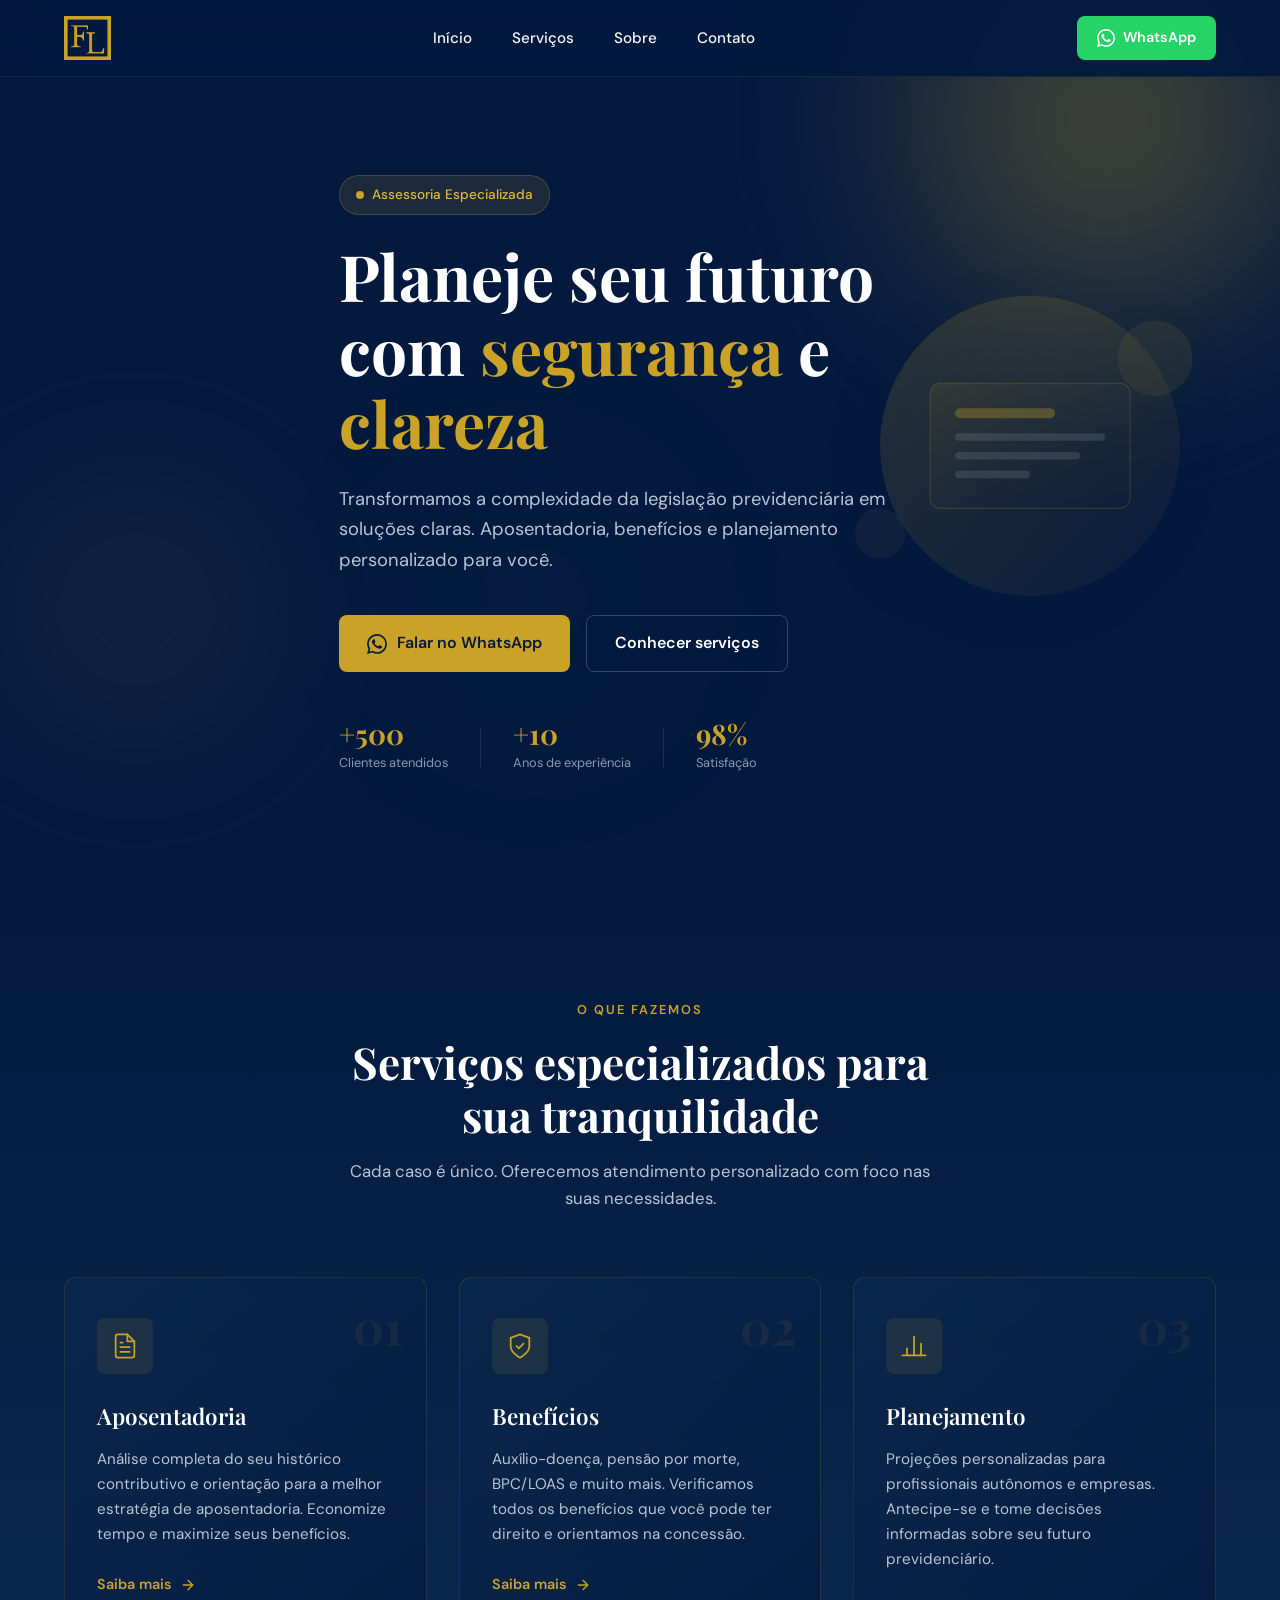
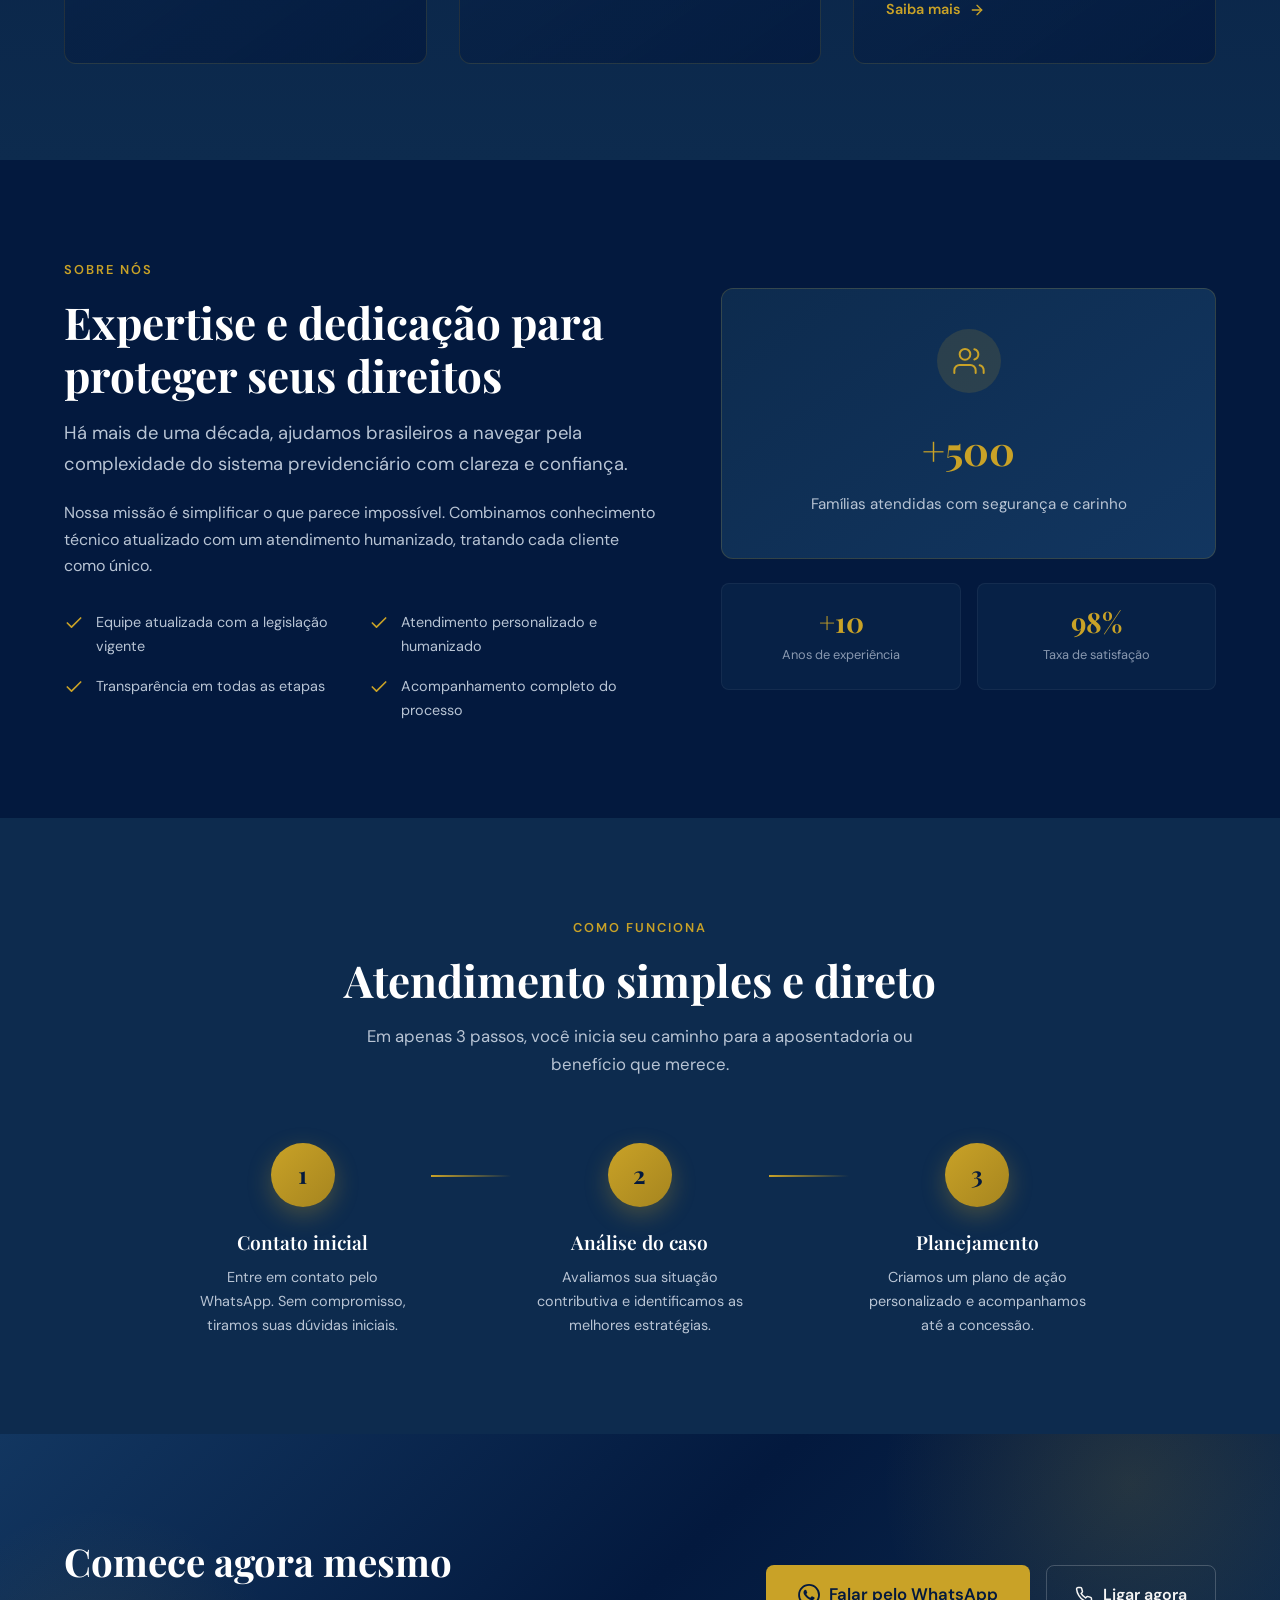
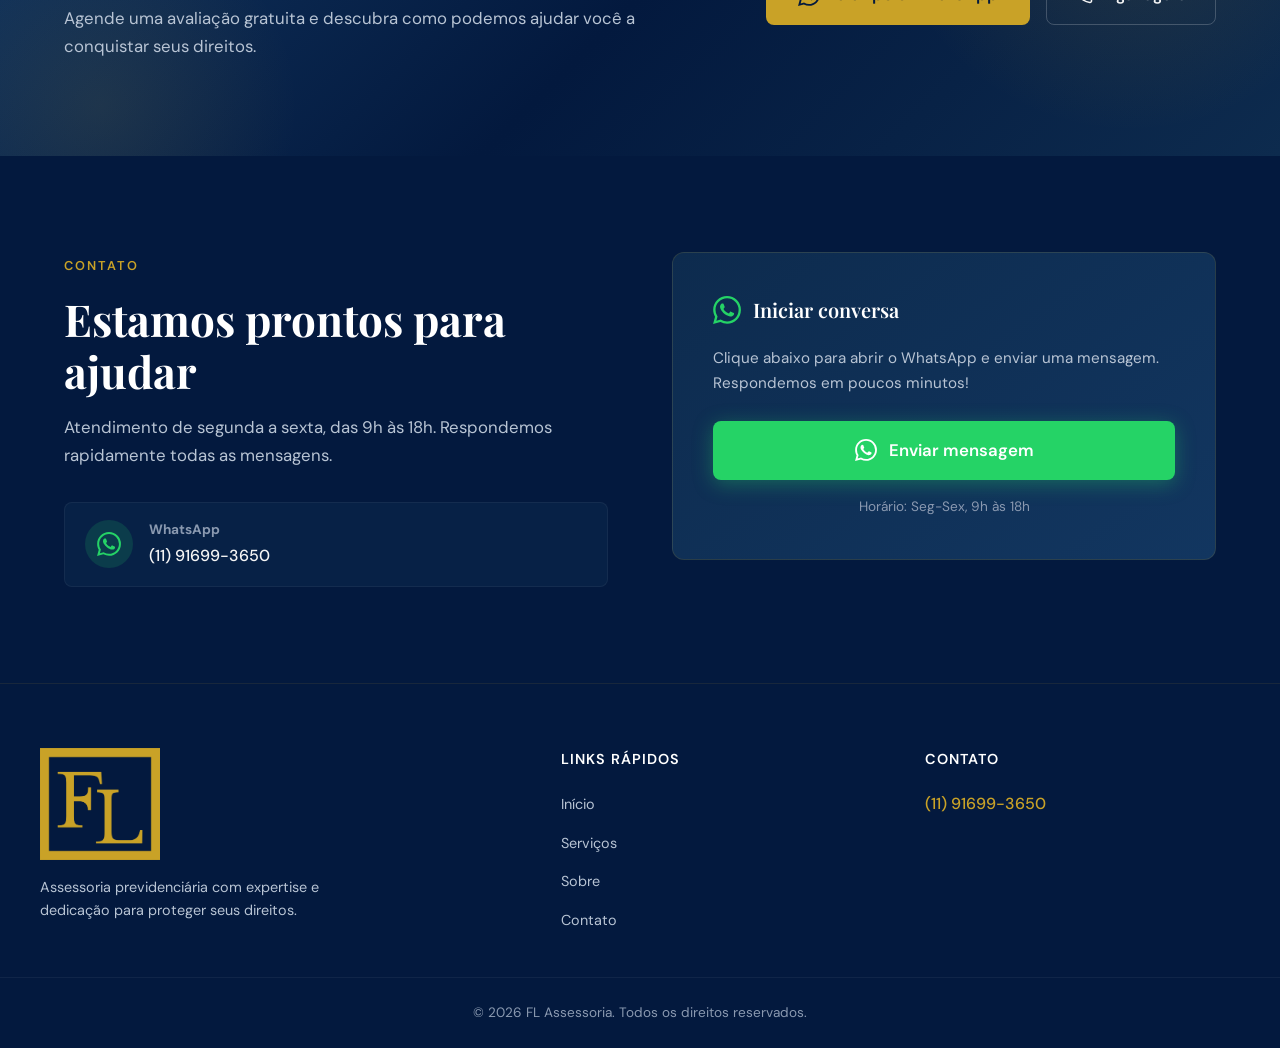
<file: index.html>
<!DOCTYPE html>
<html lang="pt-BR">
<head>
  <meta charset="UTF-8">
  <meta name="viewport" content="width=device-width, initial-scale=1.0">
  <title>Assessoria Previdenciária | Aposentadoria INSS e Benefícios – FL Assessoria</title>
  <meta name="description" content="Assessoria previdenciária especializada em aposentadoria INSS, auxílio-doença, pensão por morte, BPC/LOAS e planejamento previdenciário. Atendimento personalizado pelo WhatsApp.">
  <meta name="robots" content="index, follow">
  <meta name="theme-color" content="#03193E">
  <link rel="canonical" href="https://flassessoriaprevidenciaria.com.br/">

  <!-- Open Graph -->
  <meta property="og:type" content="website">
  <meta property="og:site_name" content="FL Assessoria">
  <meta property="og:title" content="Assessoria Previdenciária | Aposentadoria INSS e Benefícios – FL Assessoria">
  <meta property="og:description" content="Assessoria previdenciária especializada em aposentadoria INSS, benefícios e planejamento previdenciário. Atendimento personalizado pelo WhatsApp.">
  <meta property="og:url" content="https://flassessoriaprevidenciaria.com.br/">
  <meta property="og:image" content="https://flassessoriaprevidenciaria.com.br/assets/logo.png">
  <meta property="og:locale" content="pt_BR">

  <!-- Twitter Card -->
  <meta name="twitter:card" content="summary">
  <meta name="twitter:title" content="Assessoria Previdenciária | Aposentadoria INSS e Benefícios – FL Assessoria">
  <meta name="twitter:description" content="Assessoria previdenciária especializada em aposentadoria INSS, benefícios e planejamento previdenciário. Atendimento personalizado pelo WhatsApp.">
  <meta name="twitter:image" content="https://flassessoriaprevidenciaria.com.br/assets/logo.png">

  <link rel="icon" type="image/png" sizes="96x96" href="https://flassessoriaprevidenciaria.com.br/favicon.png">
  <link rel="apple-touch-icon" href="https://flassessoriaprevidenciaria.com.br/favicon.png">
  <link rel="preconnect" href="https://fonts.googleapis.com">
  <link rel="preconnect" href="https://fonts.gstatic.com" crossorigin>
  <link href="https://fonts.googleapis.com/css2?family=DM+Sans:wght@400;500;600;700&family=Playfair+Display:wght@600;700&display=swap" rel="stylesheet">
  <link rel="stylesheet" href="styles.css">

  <script type="application/ld+json">
  {
    "@context": "https://schema.org",
    "@type": "ProfessionalService",
    "name": "FL Assessoria Previdenciária",
    "description": "Assessoria previdenciária especializada em aposentadoria INSS, benefícios e planejamento previdenciário.",
    "url": "https://flassessoriaprevidenciaria.com.br/",
    "logo": "https://flassessoriaprevidenciaria.com.br/assets/logo.png",
    "image": "https://flassessoriaprevidenciaria.com.br/assets/logo.png",
    "telephone": "+55-11-91699-3650",
    "areaServed": "BR",
    "openingHoursSpecification": {
      "@type": "OpeningHoursSpecification",
      "dayOfWeek": ["Monday", "Tuesday", "Wednesday", "Thursday", "Friday"],
      "opens": "09:00",
      "closes": "18:00"
    },
    "sameAs": ["https://wa.me/5511916993650"],
    "knowsAbout": ["Aposentadoria INSS", "Auxílio-doença", "Pensão por morte", "BPC/LOAS", "Planejamento previdenciário"]
  }
  </script>
</head>
<body>
  <header class="header">
    <div class="container header-inner">
      <a href="#" class="logo">
        <img src="assets/logo.png" alt="FL Assessoria" width="130" height="54">
      </a>
      <button class="menu-toggle" id="menuToggle" aria-label="Abrir menu">
        <span></span>
        <span></span>
        <span></span>
      </button>
      <nav class="nav" id="nav">
        <ul>
          <li><a href="#inicio">Início</a></li>
          <li><a href="#servicos">Serviços</a></li>
          <li><a href="#sobre">Sobre</a></li>
          <li><a href="#contato">Contato</a></li>
        </ul>
      </nav>
      <a href="https://wa.me/5511916993650?text=Olá! Gostaria de mais informações." class="btn-header" target="_blank" rel="noopener noreferrer">
        <svg width="18" height="18" viewBox="0 0 24 24" fill="currentColor"><path d="M17.472 14.382c-.297-.149-1.758-.867-2.03-.967-.273-.099-.471-.148-.67.15-.197.297-.767.966-.94 1.164-.173.199-.347.223-.644.075-.297-.15-1.255-.463-2.39-1.475-.883-.788-1.48-1.761-1.653-2.059-.173-.297-.018-.458.13-.606.134-.133.298-.347.446-.52.149-.174.198-.298.298-.497.099-.198.05-.371-.025-.52-.075-.149-.669-1.612-.916-2.207-.242-.579-.487-.5-.669-.51-.173-.008-.371-.01-.57-.01-.198 0-.52.074-.792.372-.272.297-1.04 1.016-1.04 2.479 0 1.462 1.065 2.875 1.213 3.074.149.198 2.096 3.2 5.077 4.487.709.306 1.262.489 1.694.625.712.227 1.36.195 1.871.118.571-.085 1.758-.719 2.006-1.413.248-.694.248-1.289.173-1.413-.074-.124-.272-.198-.57-.347m-5.421 7.403h-.004a9.87 9.87 0 01-5.031-1.378l-.361-.214-3.741.982.998-3.648-.235-.374a9.86 9.86 0 01-1.51-5.26c.001-5.45 4.436-9.884 9.888-9.884 2.64 0 5.122 1.03 6.988 2.898a9.825 9.825 0 012.893 6.994c-.003 5.45-4.437 9.884-9.885 9.884m8.413-18.297A11.815 11.815 0 0012.05 0C5.495 0 .16 5.335.157 11.892c0 2.096.547 4.142 1.588 5.945L.057 24l6.305-1.654a11.882 11.882 0 005.683 1.448h.005c6.554 0 11.89-5.335 11.893-11.893a11.821 11.821 0 00-3.48-8.413z"/></svg>
        WhatsApp
      </a>
    </div>
  </header>

  <main>
    <section id="inicio" class="hero">
      <div class="hero-bg">
        <div class="hero-shape hero-shape-1"></div>
        <div class="hero-shape hero-shape-2"></div>
        <div class="hero-shape hero-shape-3"></div>
      </div>
      <div class="container hero-inner">
        <div class="hero-badge">
          <span class="badge-dot"></span>
          Assessoria Especializada
        </div>
        <h1 class="hero-title">Planeje seu futuro com <span class="highlight">segurança</span> e <span class="highlight">clareza</span></h1>
        <p class="hero-text">Transformamos a complexidade da legislação previdenciária em soluções claras. Aposentadoria, benefícios e planejamento personalizado para você.</p>
        <div class="hero-actions">
          <a href="https://wa.me/5511916993650?text=Olá! Gostaria de mais informações sobre a assessoria." class="btn btn-primary" target="_blank" rel="noopener noreferrer">
            <svg width="20" height="20" viewBox="0 0 24 24" fill="currentColor"><path d="M17.472 14.382c-.297-.149-1.758-.867-2.03-.967-.273-.099-.471-.148-.67.15-.197.297-.767.966-.94 1.164-.173.199-.347.223-.644.075-.297-.15-1.255-.463-2.39-1.475-.883-.788-1.48-1.761-1.653-2.059-.173-.297-.018-.458.13-.606.134-.133.298-.347.446-.52.149-.174.198-.298.298-.497.099-.198.05-.371-.025-.52-.075-.149-.669-1.612-.916-2.207-.242-.579-.487-.5-.669-.51-.173-.008-.371-.01-.57-.01-.198 0-.52.074-.792.372-.272.297-1.04 1.016-1.04 2.479 0 1.462 1.065 2.875 1.213 3.074.149.198 2.096 3.2 5.077 4.487.709.306 1.262.489 1.694.625.712.227 1.36.195 1.871.118.571-.085 1.758-.719 2.006-1.413.248-.694.248-1.289.173-1.413-.074-.124-.272-.198-.57-.347m-5.421 7.403h-.004a9.87 9.87 0 01-5.031-1.378l-.361-.214-3.741.982.998-3.648-.235-.374a9.86 9.86 0 01-1.51-5.26c.001-5.45 4.436-9.884 9.888-9.884 2.64 0 5.122 1.03 6.988 2.898a9.825 9.825 0 012.893 6.994c-.003 5.45-4.437 9.884-9.885 9.884m8.413-18.297A11.815 11.815 0 0012.05 0C5.495 0 .16 5.335.157 11.892c0 2.096.547 4.142 1.588 5.945L.057 24l6.305-1.654a11.882 11.882 0 005.683 1.448h.005c6.554 0 11.89-5.335 11.893-11.893a11.821 11.821 0 00-3.48-8.413z"/></svg>
            Falar no WhatsApp
          </a>
          <a href="#servicos" class="btn btn-secondary">Conhecer serviços</a>
        </div>
        <div class="hero-trust">
          <div class="trust-item">
            <span class="trust-number">+500</span>
            <span class="trust-label">Clientes atendidos</span>
          </div>
          <div class="trust-divider"></div>
          <div class="trust-item">
            <span class="trust-number">+10</span>
            <span class="trust-label">Anos de experiência</span>
          </div>
          <div class="trust-divider"></div>
          <div class="trust-item">
            <span class="trust-number">98%</span>
            <span class="trust-label">Satisfação</span>
          </div>
        </div>
      </div>
      <div class="hero-image">
        <div class="hero-image-wrapper">
          <svg viewBox="0 0 400 300" class="hero-illustration">
            <defs>
              <linearGradient id="grad1" x1="0%" y1="0%" x2="100%" y2="100%">
                <stop offset="0%" style="stop-color:#c9a227;stop-opacity:0.3" />
                <stop offset="100%" style="stop-color:#c9a227;stop-opacity:0.05" />
              </linearGradient>
              <linearGradient id="grad2" x1="0%" y1="0%" x2="100%" y2="100%">
                <stop offset="0%" style="stop-color:#c9a227;stop-opacity:0.2" />
                <stop offset="100%" style="stop-color:#03193E;stop-opacity:0" />
              </linearGradient>
            </defs>
            <circle cx="200" cy="150" r="120" fill="url(#grad1)"/>
            <rect x="120" y="100" width="160" height="100" rx="8" fill="url(#grad2)" stroke="#c9a227" stroke-width="1" stroke-opacity="0.3"/>
            <rect x="140" y="120" width="80" height="8" rx="4" fill="#c9a227" fill-opacity="0.6"/>
            <rect x="140" y="140" width="120" height="6" rx="3" fill="#f5f5f5" fill-opacity="0.2"/>
            <rect x="140" y="155" width="100" height="6" rx="3" fill="#f5f5f5" fill-opacity="0.2"/>
            <rect x="140" y="170" width="60" height="6" rx="3" fill="#f5f5f5" fill-opacity="0.2"/>
            <circle cx="300" cy="80" r="30" fill="#c9a227" fill-opacity="0.15"/>
            <circle cx="80" cy="220" r="20" fill="#c9a227" fill-opacity="0.1"/>
          </svg>
        </div>
      </div>
    </section>

    <section id="servicos" class="section services">
      <div class="container">
        <div class="section-header">
          <span class="section-tag">O que fazemos</span>
          <h2 class="section-title">Serviços especializados para sua tranquilidade</h2>
          <p class="section-subtitle">Cada caso é único. Oferecemos atendimento personalizado com foco nas suas necessidades.</p>
        </div>
        <ul class="services-grid">
          <li class="service-card">
            <div class="service-icon">
              <svg viewBox="0 0 24 24" fill="none" stroke="currentColor" stroke-width="1.5" stroke-linecap="round" stroke-linejoin="round">
                <path d="M14 2H6a2 2 0 0 0-2 2v16a2 2 0 0 0 2 2h12a2 2 0 0 0 2-2V8z"/>
                <polyline points="14,2 14,8 20,8"/>
                <line x1="16" y1="13" x2="8" y2="13"/>
                <line x1="16" y1="17" x2="8" y2="17"/>
                <polyline points="10,9 9,9 8,9"/>
              </svg>
            </div>
            <div class="service-number">01</div>
            <h3>Aposentadoria</h3>
            <p>Análise completa do seu histórico contributivo e orientação para a melhor estratégia de aposentadoria. Economize tempo e maximize seus benefícios.</p>
            <a href="https://wa.me/5511916993650?text=Olá! Gostaria de saber mais sobre aposentadoria." class="service-link" target="_blank" rel="noopener noreferrer">
              Saiba mais
              <svg width="16" height="16" viewBox="0 0 24 24" fill="none" stroke="currentColor" stroke-width="2" stroke-linecap="round" stroke-linejoin="round"><line x1="5" y1="12" x2="19" y2="12"/><polyline points="12,5 19,12 12,19"/></svg>
            </a>
          </li>
          <li class="service-card">
            <div class="service-icon">
              <svg viewBox="0 0 24 24" fill="none" stroke="currentColor" stroke-width="1.5" stroke-linecap="round" stroke-linejoin="round">
                <path d="M12 22s8-4 8-10V5l-8-3-8 3v7c0 6 8 10 8 10z"/>
                <path d="M9 12l2 2 4-4"/>
              </svg>
            </div>
            <div class="service-number">02</div>
            <h3>Benefícios</h3>
            <p>Auxílio-doença, pensão por morte, BPC/LOAS e muito mais. Verificamos todos os benefícios que você pode ter direito e orientamos na concessão.</p>
            <a href="https://wa.me/5511916993650?text=Olá! Gostaria de saber mais sobre benefícios." class="service-link" target="_blank" rel="noopener noreferrer">
              Saiba mais
              <svg width="16" height="16" viewBox="0 0 24 24" fill="none" stroke="currentColor" stroke-width="2" stroke-linecap="round" stroke-linejoin="round"><line x1="5" y1="12" x2="19" y2="12"/><polyline points="12,5 19,12 12,19"/></svg>
            </a>
          </li>
          <li class="service-card">
            <div class="service-icon">
              <svg viewBox="0 0 24 24" fill="none" stroke="currentColor" stroke-width="1.5" stroke-linecap="round" stroke-linejoin="round">
                <line x1="18" y1="20" x2="18" y2="10"/>
                <line x1="12" y1="20" x2="12" y2="4"/>
                <line x1="6" y1="20" x2="6" y2="14"/>
                <line x1="2" y1="20" x2="22" y2="20"/>
              </svg>
            </div>
            <div class="service-number">03</div>
            <h3>Planejamento</h3>
            <p>Projeções personalizadas para profissionais autônomos e empresas. Antecipe-se e tome decisões informadas sobre seu futuro previdenciário.</p>
            <a href="https://wa.me/5511916993650?text=Olá! Gostaria de saber mais sobre planejamento." class="service-link" target="_blank" rel="noopener noreferrer">
              Saiba mais
              <svg width="16" height="16" viewBox="0 0 24 24" fill="none" stroke="currentColor" stroke-width="2" stroke-linecap="round" stroke-linejoin="round"><line x1="5" y1="12" x2="19" y2="12"/><polyline points="12,5 19,12 12,19"/></svg>
            </a>
          </li>
        </ul>
      </div>
    </section>

    <section id="sobre" class="section about">
      <div class="container">
        <div class="about-grid">
          <div class="about-content">
            <span class="section-tag">Sobre nós</span>
            <h2 class="section-title">Expertise e dedicação para proteger seus direitos</h2>
            <p class="about-lead">Há mais de uma década, ajudamos brasileiros a navegar pela complexidade do sistema previdenciário com clareza e confiança.</p>
            <p>Nossa missão é simplificar o que parece impossível. Combinamos conhecimento técnico atualizado com um atendimento humanizado, tratando cada cliente como único.</p>
            <div class="about-features">
              <div class="feature">
                <svg viewBox="0 0 24 24" fill="none" stroke="currentColor" stroke-width="2" stroke-linecap="round" stroke-linejoin="round">
                  <polyline points="20,6 9,17 4,12"/>
                </svg>
                <span>Equipe atualizada com a legislação vigente</span>
              </div>
              <div class="feature">
                <svg viewBox="0 0 24 24" fill="none" stroke="currentColor" stroke-width="2" stroke-linecap="round" stroke-linejoin="round">
                  <polyline points="20,6 9,17 4,12"/>
                </svg>
                <span>Atendimento personalizado e humanizado</span>
              </div>
              <div class="feature">
                <svg viewBox="0 0 24 24" fill="none" stroke="currentColor" stroke-width="2" stroke-linecap="round" stroke-linejoin="round">
                  <polyline points="20,6 9,17 4,12"/>
                </svg>
                <span>Transparência em todas as etapas</span>
              </div>
              <div class="feature">
                <svg viewBox="0 0 24 24" fill="none" stroke="currentColor" stroke-width="2" stroke-linecap="round" stroke-linejoin="round">
                  <polyline points="20,6 9,17 4,12"/>
                </svg>
                <span>Acompanhamento completo do processo</span>
              </div>
            </div>
          </div>
          <div class="about-visual">
            <div class="about-card">
              <div class="about-card-icon">
                <svg viewBox="0 0 24 24" fill="none" stroke="currentColor" stroke-width="1.5" stroke-linecap="round" stroke-linejoin="round">
                  <path d="M17 21v-2a4 4 0 0 0-4-4H5a4 4 0 0 0-4 4v2"/>
                  <circle cx="9" cy="7" r="4"/>
                  <path d="M23 21v-2a4 4 0 0 0-3-3.87"/>
                  <path d="M16 3.13a4 4 0 0 1 0 7.75"/>
                </svg>
              </div>
              <strong>+500</strong>
              <span> Famílias atendidas com segurança e carinho</span>
            </div>
            <div class="about-stats">
              <div class="stat">
                <span class="stat-number">+10</span>
                <span class="stat-label">Anos de experiência</span>
              </div>
              <div class="stat">
                <span class="stat-number">98%</span>
                <span class="stat-label">Taxa de satisfação</span>
              </div>
            </div>
          </div>
        </div>
      </div>
    </section>

    <section class="section process">
      <div class="container">
        <div class="section-header">
          <span class="section-tag">Como funciona</span>
          <h2 class="section-title">Atendimento simples e direto</h2>
          <p class="section-subtitle">Em apenas 3 passos, você inicia seu caminho para a aposentadoria ou benefício que merece.</p>
        </div>
        <div class="process-steps">
          <div class="step">
            <div class="step-number">1</div>
            <h3>Contato inicial</h3>
            <p>Entre em contato pelo WhatsApp. Sem compromisso, tiramos suas dúvidas iniciais.</p>
          </div>
          <div class="step-connector"></div>
          <div class="step">
            <div class="step-number">2</div>
            <h3>Análise do caso</h3>
            <p>Avaliamos sua situação contributiva e identificamos as melhores estratégias.</p>
          </div>
          <div class="step-connector"></div>
          <div class="step">
            <div class="step-number">3</div>
            <h3>Planejamento</h3>
            <p>Criamos um plano de ação personalizado e acompanhamos até a concessão.</p>
          </div>
        </div>
      </div>
    </section>

    <section class="section cta">
      <div class="cta-bg">
        <div class="cta-shape cta-shape-1"></div>
        <div class="cta-shape cta-shape-2"></div>
      </div>
      <div class="container cta-inner">
        <div class="cta-content">
          <h2 class="cta-title">Comece agora mesmo</h2>
          <p class="cta-text">Agende uma avaliação gratuita e descubra como podemos ajudar você a conquistar seus direitos.</p>
        </div>
        <div class="cta-actions">
          <a href="https://wa.me/5511916993650?text=Olá! Gostaria de agendar uma avaliação gratuita." class="btn btn-primary btn-large" target="_blank" rel="noopener noreferrer">
            <svg width="22" height="22" viewBox="0 0 24 24" fill="currentColor"><path d="M17.472 14.382c-.297-.149-1.758-.867-2.03-.967-.273-.099-.471-.148-.67.15-.197.297-.767.966-.94 1.164-.173.199-.347.223-.644.075-.297-.15-1.255-.463-2.39-1.475-.883-.788-1.48-1.761-1.653-2.059-.173-.297-.018-.458.13-.606.134-.133.298-.347.446-.52.149-.174.198-.298.298-.497.099-.198.05-.371-.025-.52-.075-.149-.669-1.612-.916-2.207-.242-.579-.487-.5-.669-.51-.173-.008-.371-.01-.57-.01-.198 0-.52.074-.792.372-.272.297-1.04 1.016-1.04 2.479 0 1.462 1.065 2.875 1.213 3.074.149.198 2.096 3.2 5.077 4.487.709.306 1.262.489 1.694.625.712.227 1.36.195 1.871.118.571-.085 1.758-.719 2.006-1.413.248-.694.248-1.289.173-1.413-.074-.124-.272-.198-.57-.347m-5.421 7.403h-.004a9.87 9.87 0 01-5.031-1.378l-.361-.214-3.741.982.998-3.648-.235-.374a9.86 9.86 0 01-1.51-5.26c.001-5.45 4.436-9.884 9.888-9.884 2.64 0 5.122 1.03 6.988 2.898a9.825 9.825 0 012.893 6.994c-.003 5.45-4.437 9.884-9.885 9.884m8.413-18.297A11.815 11.815 0 0012.05 0C5.495 0 .16 5.335.157 11.892c0 2.096.547 4.142 1.588 5.945L.057 24l6.305-1.654a11.882 11.882 0 005.683 1.448h.005c6.554 0 11.89-5.335 11.893-11.893a11.821 11.821 0 00-3.48-8.413z"/></svg>
            Falar pelo WhatsApp
          </a>
          <a href="tel:+5511916993650" class="btn btn-outline">
            <svg width="18" height="18" viewBox="0 0 24 24" fill="none" stroke="currentColor" stroke-width="2" stroke-linecap="round" stroke-linejoin="round"><path d="M22 16.92v3a2 2 0 0 1-2.18 2 19.79 19.79 0 0 1-8.63-3.07 19.5 19.5 0 0 1-6-6 19.79 19.79 0 0 1-3.07-8.67A2 2 0 0 1 4.11 2h3a2 2 0 0 1 2 1.72 12.84 12.84 0 0 0 .7 2.81 2 2 0 0 1-.45 2.11L8.09 9.91a16 16 0 0 0 6 6l1.27-1.27a2 2 0 0 1 2.11-.45 12.84 12.84 0 0 0 2.81.7A2 2 0 0 1 22 16.92z"/></svg>
            Ligar agora
          </a>
        </div>
      </div>
    </section>

    <section id="contato" class="section contact">
      <div class="container">
        <div class="contact-wrapper">
          <div class="contact-info">
            <span class="section-tag">Contato</span>
            <h2 class="section-title">Estamos prontos para ajudar</h2>
            <p>Atendimento de segunda a sexta, das 9h às 18h. Respondemos rapidamente todas as mensagens.</p>
            <div class="contact-methods">
              <a href="https://wa.me/5511916993650" class="contact-method" target="_blank" rel="noopener noreferrer">
                <div class="contact-method-icon whatsapp">
                  <svg viewBox="0 0 24 24" fill="currentColor"><path d="M17.472 14.382c-.297-.149-1.758-.867-2.03-.967-.273-.099-.471-.148-.67.15-.197.297-.767.966-.94 1.164-.173.199-.347.223-.644.075-.297-.15-1.255-.463-2.39-1.475-.883-.788-1.48-1.761-1.653-2.059-.173-.297-.018-.458.13-.606.134-.133.298-.347.446-.52.149-.174.198-.298.298-.497.099-.198.05-.371-.025-.52-.075-.149-.669-1.612-.916-2.207-.242-.579-.487-.5-.669-.51-.173-.008-.371-.01-.57-.01-.198 0-.52.074-.792.372-.272.297-1.04 1.016-1.04 2.479 0 1.462 1.065 2.875 1.213 3.074.149.198 2.096 3.2 5.077 4.487.709.306 1.262.489 1.694.625.712.227 1.36.195 1.871.118.571-.085 1.758-.719 2.006-1.413.248-.694.248-1.289.173-1.413-.074-.124-.272-.198-.57-.347m-5.421 7.403h-.004a9.87 9.87 0 01-5.031-1.378l-.361-.214-3.741.982.998-3.648-.235-.374a9.86 9.86 0 01-1.51-5.26c.001-5.45 4.436-9.884 9.888-9.884 2.64 0 5.122 1.03 6.988 2.898a9.825 9.825 0 012.893 6.994c-.003 5.45-4.437 9.884-9.885 9.884m8.413-18.297A11.815 11.815 0 0012.05 0C5.495 0 .16 5.335.157 11.892c0 2.096.547 4.142 1.588 5.945L.057 24l6.305-1.654a11.882 11.882 0 005.683 1.448h.005c6.554 0 11.89-5.335 11.893-11.893a11.821 11.821 0 00-3.48-8.413z"/></svg>
                </div>
                <div>
                  <strong>WhatsApp</strong>
                  <span>(11) 91699-3650</span>
                </div>
              </a>
            </div>
          </div>
          <div class="contact-card">
            <div class="contact-card-header">
              <svg width="28" height="28" viewBox="0 0 24 24" fill="#25d366"><path d="M17.472 14.382c-.297-.149-1.758-.867-2.03-.967-.273-.099-.471-.148-.67.15-.197.297-.767.966-.94 1.164-.173.199-.347.223-.644.075-.297-.15-1.255-.463-2.39-1.475-.883-.788-1.48-1.761-1.653-2.059-.173-.297-.018-.458.13-.606.134-.133.298-.347.446-.52.149-.174.198-.298.298-.497.099-.198.05-.371-.025-.52-.075-.149-.669-1.612-.916-2.207-.242-.579-.487-.5-.669-.51-.173-.008-.371-.01-.57-.01-.198 0-.52.074-.792.372-.272.297-1.04 1.016-1.04 2.479 0 1.462 1.065 2.875 1.213 3.074.149.198 2.096 3.2 5.077 4.487.709.306 1.262.489 1.694.625.712.227 1.36.195 1.871.118.571-.085 1.758-.719 2.006-1.413.248-.694.248-1.289.173-1.413-.074-.124-.272-.198-.57-.347m-5.421 7.403h-.004a9.87 9.87 0 01-5.031-1.378l-.361-.214-3.741.982.998-3.648-.235-.374a9.86 9.86 0 01-1.51-5.26c.001-5.45 4.436-9.884 9.888-9.884 2.64 0 5.122 1.03 6.988 2.898a9.825 9.825 0 012.893 6.994c-.003 5.45-4.437 9.884-9.885 9.884m8.413-18.297A11.815 11.815 0 0012.05 0C5.495 0 .16 5.335.157 11.892c0 2.096.547 4.142 1.588 5.945L.057 24l6.305-1.654a11.882 11.882 0 005.683 1.448h.005c6.554 0 11.89-5.335 11.893-11.893a11.821 11.821 0 00-3.48-8.413z"/></svg>
              <span>Iniciar conversa</span>
            </div>
            <p class="contact-card-text">Clique abaixo para abrir o WhatsApp e enviar uma mensagem. Respondemos em poucos minutos!</p>
            <a href="https://wa.me/5511916993650?text=Olá! Vi o site e gostaria de mais informações." class="btn btn-whatsapp-full" target="_blank" rel="noopener noreferrer">
              <svg width="22" height="22" viewBox="0 0 24 24" fill="currentColor"><path d="M17.472 14.382c-.297-.149-1.758-.867-2.03-.967-.273-.099-.471-.148-.67.15-.197.297-.767.966-.94 1.164-.173.199-.347.223-.644.075-.297-.15-1.255-.463-2.39-1.475-.883-.788-1.48-1.761-1.653-2.059-.173-.297-.018-.458.13-.606.134-.133.298-.347.446-.52.149-.174.198-.298.298-.497.099-.198.05-.371-.025-.52-.075-.149-.669-1.612-.916-2.207-.242-.579-.487-.5-.669-.51-.173-.008-.371-.01-.57-.01-.198 0-.52.074-.792.372-.272.297-1.04 1.016-1.04 2.479 0 1.462 1.065 2.875 1.213 3.074.149.198 2.096 3.2 5.077 4.487.709.306 1.262.489 1.694.625.712.227 1.36.195 1.871.118.571-.085 1.758-.719 2.006-1.413.248-.694.248-1.289.173-1.413-.074-.124-.272-.198-.57-.347m-5.421 7.403h-.004a9.87 9.87 0 01-5.031-1.378l-.361-.214-3.741.982.998-3.648-.235-.374a9.86 9.86 0 01-1.51-5.26c.001-5.45 4.436-9.884 9.888-9.884 2.64 0 5.122 1.03 6.988 2.898a9.825 9.825 0 012.893 6.994c-.003 5.45-4.437 9.884-9.885 9.884m8.413-18.297A11.815 11.815 0 0012.05 0C5.495 0 .16 5.335.157 11.892c0 2.096.547 4.142 1.588 5.945L.057 24l6.305-1.654a11.882 11.882 0 005.683 1.448h.005c6.554 0 11.89-5.335 11.893-11.893a11.821 11.821 0 00-3.48-8.413z"/></svg>
              Enviar mensagem
            </a>
            <p class="contact-card-note">Horário: Seg-Sex, 9h às 18h</p>
          </div>
        </div>
      </div>
    </section>
  </main>

  <footer class="footer">
    <div class="container footer-inner">
      <div class="footer-brand">
        <img src="assets/logo.png" alt="FL Assessoria" width="120" height="50" loading="lazy">
        <p>Assessoria previdenciária com expertise e dedicação para proteger seus direitos.</p>
      </div>
      <div class="footer-links">
        <h4>Links Rápidos</h4>
        <ul>
          <li><a href="#inicio">Início</a></li>
          <li><a href="#servicos">Serviços</a></li>
          <li><a href="#sobre">Sobre</a></li>
          <li><a href="#contato">Contato</a></li>
        </ul>
      </div>
      <div class="footer-contact">
        <h4>Contato</h4>
        <a href="https://wa.me/5511916993650" target="_blank" rel="noopener noreferrer">(11) 91699-3650</a>
      </div>
    </div>
    <div class="footer-bottom">
      <p>© 2026 FL Assessoria. Todos os direitos reservados.</p>
    </div>
  </footer>

  <script src="script.js"></script>
</body>
</html>
</file>
<file: styles.css>
/* ===== Variables & Base ===== */
:root {
  --base: #03193E;
  --base-light: #0D2B4E;
  --base-lighter: #123660;
  --accent: #c9a227;
  --accent-light: #e0b83d;
  --accent-dark: #a6851f;
  --text: #f5f5f5;
  --text-muted: #b8c4d4;
  --text-dark: #8a99b0;
  --white: #ffffff;
  --whatsapp: #25d366;
  --whatsapp-dark: #20bd5a;
  --radius: 12px;
  --radius-sm: 8px;
  --shadow: 0 8px 32px rgba(0, 0, 0, 0.2);
  --shadow-lg: 0 20px 60px rgba(0, 0, 0, 0.25);
  --transition: 0.3s cubic-bezier(0.4, 0, 0.2, 1);
}

*, *::before, *::after {
  box-sizing: border-box;
  margin: 0;
  padding: 0;
}

html {
  scroll-behavior: smooth;
}

body {
  font-family: 'DM Sans', sans-serif;
  background-color: var(--base);
  color: var(--text);
  line-height: 1.65;
  min-height: 100vh;
  overflow-x: hidden;
}

img {
  max-width: 100%;
  height: auto;
  display: block;
}

a {
  color: var(--accent);
  text-decoration: none;
  transition: color var(--transition);
}

a:hover {
  color: var(--accent-light);
}

.container {
  width: 100%;
  max-width: 1200px;
  margin: 0 auto;
  padding: 0 1.5rem;
}

/* ===== Header ===== */
.header {
  position: fixed;
  top: 0;
  left: 0;
  right: 0;
  z-index: 100;
  background: rgba(3, 25, 62, 0.92);
  backdrop-filter: blur(16px);
  border-bottom: 1px solid rgba(201, 162, 39, 0.1);
  transition: all var(--transition);
}

.header-inner {
  display: flex;
  align-items: center;
  justify-content: space-between;
  min-height: 76px;
  gap: 2rem;
}

.logo img {
  height: 44px;
  width: auto;
}

.btn-header {
  display: inline-flex;
  align-items: center;
  gap: 0.5rem;
  background: var(--whatsapp);
  color: var(--white) !important;
  padding: 0.65rem 1.25rem;
  border-radius: var(--radius-sm);
  font-size: 0.9rem;
  font-weight: 600;
  transition: all var(--transition);
}

.btn-header:hover {
  background: var(--whatsapp-dark);
  transform: translateY(-2px);
  box-shadow: 0 4px 16px rgba(37, 211, 102, 0.3);
  color: var(--white) !important;
}

.nav ul {
  list-style: none;
  display: flex;
  gap: 2.5rem;
}

.nav a {
  color: var(--text);
  font-weight: 500;
  font-size: 0.95rem;
  position: relative;
}

.nav a::after {
  content: '';
  position: absolute;
  bottom: -4px;
  left: 0;
  width: 0;
  height: 2px;
  background: var(--accent);
  transition: width var(--transition);
}

.nav a:hover::after {
  width: 100%;
}

.nav a:hover {
  color: var(--white);
}

.menu-toggle {
  display: none;
  flex-direction: column;
  gap: 5px;
  background: none;
  border: none;
  cursor: pointer;
  padding: 8px;
  color: var(--text);
}

.menu-toggle span {
  width: 24px;
  height: 2px;
  background: currentColor;
  border-radius: 2px;
  transition: var(--transition);
}

/* ===== Hero ===== */
.hero {
  position: relative;
  min-height: 100vh;
  display: flex;
  align-items: center;
  padding: 7rem 0 4rem;
  overflow: hidden;
}

.hero-bg {
  position: absolute;
  inset: 0;
  pointer-events: none;
}

.hero-shape {
  position: absolute;
  border-radius: 50%;
  filter: blur(80px);
  opacity: 0.4;
}

.hero-shape-1 {
  width: 600px;
  height: 600px;
  background: radial-gradient(circle, var(--accent) 0%, transparent 70%);
  top: -20%;
  right: -10%;
  animation: float 20s ease-in-out infinite;
}

.hero-shape-2 {
  width: 400px;
  height: 400px;
  background: radial-gradient(circle, rgba(201, 162, 39, 0.3) 0%, transparent 70%);
  bottom: 10%;
  left: -5%;
  animation: float 15s ease-in-out infinite reverse;
}

.hero-shape-3 {
  width: 300px;
  height: 300px;
  background: radial-gradient(circle, rgba(13, 43, 78, 0.8) 0%, transparent 70%);
  top: 50%;
  left: 30%;
  animation: pulse 8s ease-in-out infinite;
}

@keyframes float {
  0%, 100% { transform: translate(0, 0) scale(1); }
  50% { transform: translate(30px, -30px) scale(1.05); }
}

@keyframes pulse {
  0%, 100% { opacity: 0.3; transform: scale(1); }
  50% { opacity: 0.5; transform: scale(1.1); }
}

.hero-inner {
  position: relative;
  z-index: 1;
  max-width: 650px;
}

.hero-badge {
  display: inline-flex;
  align-items: center;
  gap: 0.5rem;
  background: rgba(201, 162, 39, 0.12);
  border: 1px solid rgba(201, 162, 39, 0.25);
  padding: 0.5rem 1rem;
  border-radius: 50px;
  font-size: 0.85rem;
  font-weight: 500;
  color: var(--accent-light);
  margin-bottom: 1.5rem;
  animation: fadeInUp 0.6s ease-out;
}

.badge-dot {
  width: 8px;
  height: 8px;
  background: var(--accent);
  border-radius: 50%;
  animation: blink 2s ease-in-out infinite;
}

@keyframes blink {
  0%, 100% { opacity: 1; }
  50% { opacity: 0.4; }
}

.hero-title {
  font-family: 'Playfair Display', serif;
  font-size: clamp(2.5rem, 5vw, 4rem);
  font-weight: 700;
  line-height: 1.15;
  margin-bottom: 1.5rem;
  color: var(--white);
  animation: fadeInUp 0.6s ease-out 0.1s both;
}

.highlight {
  color: var(--accent);
  position: relative;
}

.hero-text {
  font-size: 1.15rem;
  color: var(--text-muted);
  max-width: 50ch;
  margin-bottom: 2.5rem;
  animation: fadeInUp 0.6s ease-out 0.2s both;
}

.hero-actions {
  display: flex;
  gap: 1rem;
  flex-wrap: wrap;
  margin-bottom: 3rem;
  animation: fadeInUp 0.6s ease-out 0.3s both;
}

@keyframes fadeInUp {
  from {
    opacity: 0;
    transform: translateY(24px);
  }
  to {
    opacity: 1;
    transform: translateY(0);
  }
}

.hero-trust {
  display: flex;
  align-items: center;
  gap: 2rem;
  animation: fadeInUp 0.6s ease-out 0.4s both;
}

.trust-item {
  display: flex;
  flex-direction: column;
}

.trust-number {
  font-family: 'Playfair Display', serif;
  font-size: 1.75rem;
  font-weight: 700;
  color: var(--accent);
  line-height: 1;
}

.trust-label {
  font-size: 0.8rem;
  color: var(--text-dark);
  margin-top: 0.25rem;
}

.trust-divider {
  width: 1px;
  height: 40px;
  background: rgba(255, 255, 255, 0.1);
}

.hero-image {
  position: absolute;
  right: 0;
  top: 50%;
  transform: translateY(-50%);
  width: 45%;
  max-width: 500px;
  opacity: 0.6;
}

.hero-image-wrapper {
  position: relative;
}

.hero-illustration {
  width: 100%;
  height: auto;
  filter: drop-shadow(0 20px 40px rgba(0, 0, 0, 0.3));
}

/* ===== Buttons ===== */
.btn {
  display: inline-flex;
  align-items: center;
  justify-content: center;
  gap: 0.6rem;
  padding: 0.9rem 1.75rem;
  font-family: inherit;
  font-size: 1rem;
  font-weight: 600;
  text-align: center;
  border: none;
  border-radius: var(--radius-sm);
  cursor: pointer;
  transition: all var(--transition);
}

.btn:hover {
  transform: translateY(-3px);
}

.btn-primary {
  background: var(--accent);
  color: var(--base);
}

.btn-primary:hover {
  background: var(--accent-light);
  color: var(--base);
  box-shadow: 0 8px 24px rgba(201, 162, 39, 0.35);
}

.btn-secondary {
  background: transparent;
  color: var(--white);
  border: 1px solid rgba(255, 255, 255, 0.2);
}

.btn-secondary:hover {
  background: rgba(255, 255, 255, 0.05);
  border-color: rgba(255, 255, 255, 0.3);
  color: var(--white);
}

.btn-outline {
  background: transparent;
  color: var(--text);
  border: 1px solid rgba(255, 255, 255, 0.2);
}

.btn-outline:hover {
  background: rgba(255, 255, 255, 0.05);
  color: var(--white);
}

.btn-large {
  padding: 1rem 2rem;
  font-size: 1.05rem;
}

/* ===== Sections ===== */
.section {
  padding: 6rem 0;
}

.section-header {
  text-align: center;
  max-width: 600px;
  margin: 0 auto 4rem;
}

.section-tag {
  display: inline-block;
  font-size: 0.8rem;
  font-weight: 600;
  text-transform: uppercase;
  letter-spacing: 2px;
  color: var(--accent);
  margin-bottom: 1rem;
}

.section-title {
  font-family: 'Playfair Display', serif;
  font-size: clamp(1.75rem, 3.5vw, 2.75rem);
  font-weight: 700;
  color: var(--white);
  margin-bottom: 1rem;
  line-height: 1.2;
}

.section-subtitle {
  color: var(--text-muted);
  font-size: 1.05rem;
}

/* ===== Services ===== */
.services {
  background: linear-gradient(180deg, var(--base) 0%, var(--base-light) 100%);
}

.services-grid {
  list-style: none;
  display: grid;
  grid-template-columns: repeat(3, 1fr);
  gap: 2rem;
}

.service-card {
  position: relative;
  background: linear-gradient(145deg, rgba(13, 43, 78, 0.6), rgba(3, 25, 62, 0.8));
  border: 1px solid rgba(201, 162, 39, 0.15);
  border-radius: var(--radius);
  padding: 2.5rem 2rem;
  transition: all var(--transition);
  overflow: hidden;
}

.service-card::before {
  content: '';
  position: absolute;
  top: 0;
  left: 0;
  right: 0;
  height: 3px;
  background: linear-gradient(90deg, var(--accent), var(--accent-light));
  transform: scaleX(0);
  transition: transform var(--transition);
}

.service-card:hover {
  border-color: rgba(201, 162, 39, 0.35);
  box-shadow: var(--shadow-lg);
  transform: translateY(-8px);
}

.service-card:hover::before {
  transform: scaleX(1);
}

.service-icon {
  width: 56px;
  height: 56px;
  background: rgba(201, 162, 39, 0.1);
  border-radius: var(--radius-sm);
  display: flex;
  align-items: center;
  justify-content: center;
  margin-bottom: 1.5rem;
  transition: all var(--transition);
}

.service-icon svg {
  width: 28px;
  height: 28px;
  stroke: var(--accent);
}

.service-card:hover .service-icon {
  background: rgba(201, 162, 39, 0.2);
  transform: scale(1.1);
}

.service-number {
  position: absolute;
  top: 1.5rem;
  right: 1.5rem;
  font-family: 'Playfair Display', serif;
  font-size: 3rem;
  font-weight: 700;
  color: rgba(201, 162, 39, 0.08);
  line-height: 1;
}

.service-card h3 {
  font-family: 'Playfair Display', serif;
  font-size: 1.4rem;
  font-weight: 600;
  color: var(--white);
  margin-bottom: 0.75rem;
}

.service-card p {
  color: var(--text-muted);
  font-size: 0.95rem;
  margin-bottom: 1.5rem;
}

.service-link {
  display: inline-flex;
  align-items: center;
  gap: 0.5rem;
  font-size: 0.9rem;
  font-weight: 600;
  color: var(--accent);
  transition: all var(--transition);
}

.service-link:hover {
  color: var(--accent-light);
  gap: 0.75rem;
}

/* ===== About ===== */
.about {
  background: var(--base);
}

.about-grid {
  display: grid;
  grid-template-columns: 1.2fr 1fr;
  gap: 4rem;
  align-items: center;
}

.about-content .section-tag,
.about-content .section-title {
  text-align: left;
}

.about-lead {
  font-size: 1.15rem;
  color: var(--text);
  margin-bottom: 1.5rem;
  line-height: 1.7;
}

.about-content > p {
  color: var(--text-muted);
  margin-bottom: 1.25rem;
}

.about-features {
  display: grid;
  grid-template-columns: 1fr 1fr;
  gap: 1rem;
  margin-top: 2rem;
}

.feature {
  display: flex;
  align-items: flex-start;
  gap: 0.75rem;
}

.feature svg {
  width: 20px;
  height: 20px;
  stroke: var(--accent);
  flex-shrink: 0;
  margin-top: 2px;
}

.feature span {
  font-size: 0.9rem;
  color: var(--text-muted);
}

.about-visual {
  display: flex;
  flex-direction: column;
  gap: 1.5rem;
}

.about-card {
  background: linear-gradient(145deg, var(--base-light), var(--base-lighter));
  border: 1px solid rgba(201, 162, 39, 0.2);
  border-radius: var(--radius);
  padding: 2.5rem;
  text-align: center;
  transition: all var(--transition);
}

.about-card:hover {
  border-color: rgba(201, 162, 39, 0.4);
  transform: translateY(-4px);
}

.about-card-icon {
  width: 64px;
  height: 64px;
  background: rgba(201, 162, 39, 0.15);
  border-radius: 50%;
  display: flex;
  align-items: center;
  justify-content: center;
  margin: 0 auto 1.5rem;
}

.about-card-icon svg {
  width: 32px;
  height: 32px;
  stroke: var(--accent);
}

.about-card strong {
  display: block;
  font-family: 'Playfair Display', serif;
  font-size: 2.5rem;
  font-weight: 700;
  color: var(--accent);
  margin-bottom: 0.5rem;
}

.about-card span {
  color: var(--text-muted);
  font-size: 0.95rem;
}

.about-stats {
  display: grid;
  grid-template-columns: 1fr 1fr;
  gap: 1rem;
}

.stat {
  background: rgba(13, 43, 78, 0.5);
  border: 1px solid rgba(255, 255, 255, 0.05);
  border-radius: var(--radius-sm);
  padding: 1.5rem;
  text-align: center;
}

.stat-number {
  display: block;
  font-family: 'Playfair Display', serif;
  font-size: 1.75rem;
  font-weight: 700;
  color: var(--accent);
  line-height: 1;
}

.stat-label {
  font-size: 0.8rem;
  color: var(--text-dark);
  margin-top: 0.5rem;
  display: block;
}

/* ===== Process ===== */
.process {
  background: var(--base-light);
}

.process-steps {
  display: flex;
  align-items: flex-start;
  justify-content: center;
  gap: 1rem;
  max-width: 900px;
  margin: 0 auto;
}

.step {
  flex: 1;
  text-align: center;
  max-width: 280px;
}

.step-number {
  width: 64px;
  height: 64px;
  background: linear-gradient(135deg, var(--accent), var(--accent-dark));
  color: var(--base);
  font-family: 'Playfair Display', serif;
  font-size: 1.5rem;
  font-weight: 700;
  border-radius: 50%;
  display: flex;
  align-items: center;
  justify-content: center;
  margin: 0 auto 1.25rem;
  box-shadow: 0 8px 24px rgba(201, 162, 39, 0.3);
}

.step h3 {
  font-family: 'Playfair Display', serif;
  font-size: 1.2rem;
  font-weight: 600;
  color: var(--white);
  margin-bottom: 0.5rem;
}

.step p {
  font-size: 0.9rem;
  color: var(--text-muted);
}

.step-connector {
  width: 80px;
  height: 2px;
  background: linear-gradient(90deg, var(--accent), transparent);
  margin-top: 32px;
  flex-shrink: 0;
}

/* ===== CTA ===== */
.cta {
  position: relative;
  background: linear-gradient(135deg, var(--base-lighter) 0%, var(--base) 50%, var(--base-light) 100%);
  overflow: hidden;
}

.cta-bg {
  position: absolute;
  inset: 0;
  pointer-events: none;
}

.cta-shape {
  position: absolute;
  border-radius: 50%;
}

.cta-shape-1 {
  width: 500px;
  height: 500px;
  background: radial-gradient(circle, rgba(201, 162, 39, 0.15) 0%, transparent 70%);
  top: -200px;
  right: -100px;
}

.cta-shape-2 {
  width: 400px;
  height: 400px;
  background: radial-gradient(circle, rgba(201, 162, 39, 0.1) 0%, transparent 70%);
  bottom: -150px;
  left: -100px;
}

.cta-inner {
  position: relative;
  z-index: 1;
  display: flex;
  align-items: center;
  justify-content: space-between;
  gap: 3rem;
  flex-wrap: wrap;
}

.cta-content {
  flex: 1;
  min-width: 300px;
}

.cta-title {
  font-family: 'Playfair Display', serif;
  font-size: clamp(1.75rem, 3vw, 2.5rem);
  font-weight: 700;
  color: var(--white);
  margin-bottom: 0.75rem;
}

.cta-text {
  color: var(--text-muted);
  font-size: 1.05rem;
}

.cta-actions {
  display: flex;
  gap: 1rem;
  flex-wrap: wrap;
}

/* ===== Contact ===== */
.contact {
  background: var(--base);
}

.contact-wrapper {
  display: grid;
  grid-template-columns: 1fr 1fr;
  gap: 4rem;
  align-items: start;
}

.contact-info .section-tag,
.contact-info .section-title {
  text-align: left;
}

.contact-info > p {
  color: var(--text-muted);
  margin-bottom: 2rem;
  font-size: 1.05rem;
}

.contact-methods {
  display: flex;
  flex-direction: column;
  gap: 1rem;
}

.contact-method {
  display: flex;
  align-items: center;
  gap: 1rem;
  padding: 1rem 1.25rem;
  background: rgba(13, 43, 78, 0.5);
  border: 1px solid rgba(255, 255, 255, 0.05);
  border-radius: var(--radius-sm);
  transition: all var(--transition);
}

.contact-method:hover {
  background: rgba(13, 43, 78, 0.8);
  border-color: rgba(255, 255, 255, 0.1);
}

.contact-method-icon {
  width: 48px;
  height: 48px;
  border-radius: 50%;
  display: flex;
  align-items: center;
  justify-content: center;
}

.contact-method-icon.whatsapp {
  background: rgba(37, 211, 102, 0.15);
  color: var(--whatsapp);
}

.contact-method-icon svg {
  width: 24px;
  height: 24px;
}

.contact-method strong {
  display: block;
  font-size: 0.85rem;
  color: var(--text-dark);
  margin-bottom: 0.15rem;
}

.contact-method span {
  color: var(--text);
  font-weight: 500;
}

.contact-card {
  background: linear-gradient(145deg, var(--base-light), var(--base-lighter));
  border: 1px solid rgba(201, 162, 39, 0.15);
  border-radius: var(--radius);
  padding: 2.5rem;
}

.contact-card-header {
  display: flex;
  align-items: center;
  gap: 0.75rem;
  margin-bottom: 1.25rem;
}

.contact-card-header svg {
  width: 28px;
  height: 28px;
}

.contact-card-header span {
  font-family: 'Playfair Display', serif;
  font-size: 1.25rem;
  font-weight: 600;
  color: var(--white);
}

.contact-card-text {
  color: var(--text-muted);
  margin-bottom: 1.5rem;
  font-size: 0.95rem;
}

.btn-whatsapp-full {
  display: flex;
  align-items: center;
  justify-content: center;
  gap: 0.75rem;
  width: 100%;
  background: var(--whatsapp);
  color: var(--white) !important;
  padding: 1rem 1.5rem;
  font-size: 1.05rem;
  font-weight: 600;
  border-radius: var(--radius-sm);
  box-shadow: 0 4px 20px rgba(37, 211, 102, 0.35);
  transition: all var(--transition);
}

.btn-whatsapp-full:hover {
  background: var(--whatsapp-dark);
  transform: translateY(-3px);
  box-shadow: 0 8px 28px rgba(37, 211, 102, 0.45);
  color: var(--white) !important;
}

.contact-card-note {
  text-align: center;
  font-size: 0.85rem;
  color: var(--text-dark);
  margin-top: 1rem;
}

/* ===== Footer ===== */
.footer {
  background: var(--base);
  border-top: 1px solid rgba(201, 162, 39, 0.1);
}

.footer-inner {
  display: grid;
  grid-template-columns: 1.5fr 1fr 1fr;
  gap: 3rem;
  padding: 4rem 0 2rem;
}

.footer-brand p {
  color: var(--text-muted);
  font-size: 0.9rem;
  margin-top: 1rem;
  max-width: 280px;
}

.footer-links h4,
.footer-contact h4 {
  font-size: 0.9rem;
  font-weight: 600;
  text-transform: uppercase;
  letter-spacing: 1px;
  color: var(--white);
  margin-bottom: 1.25rem;
}

.footer-links ul {
  list-style: none;
}

.footer-links li {
  margin-bottom: 0.75rem;
}

.footer-links a {
  color: var(--text-muted);
  font-size: 0.9rem;
  transition: all var(--transition);
}

.footer-links a:hover {
  color: var(--accent);
  padding-left: 4px;
}

.footer-contact a {
  display: block;
  color: var(--accent);
  font-size: 1rem;
  font-weight: 500;
}

.footer-bottom {
  border-top: 1px solid rgba(255, 255, 255, 0.05);
  padding: 1.5rem 0;
  text-align: center;
}

.footer-bottom p {
  font-size: 0.85rem;
  color: var(--text-dark);
}

/* ===== Responsive ===== */
@media (max-width: 1024px) {
  .hero-image {
    display: none;
  }
  
  .services-grid {
    grid-template-columns: repeat(2, 1fr);
  }
  
  .about-grid {
    grid-template-columns: 1fr;
    gap: 3rem;
  }
  
  .about-visual {
    flex-direction: row;
    flex-wrap: wrap;
  }
  
  .about-card {
    flex: 1;
    min-width: 280px;
  }
  
  .about-stats {
    flex: 1;
    min-width: 280px;
  }
  
  .contact-wrapper {
    grid-template-columns: 1fr;
  }
}

@media (max-width: 768px) {
  .menu-toggle {
    display: flex;
  }
  
  .btn-header {
    display: none;
  }
  
  .nav {
    position: fixed;
    top: 76px;
    left: 0;
    right: 0;
    background: rgba(3, 25, 62, 0.98);
    backdrop-filter: blur(16px);
    border-bottom: 1px solid rgba(201, 162, 39, 0.15);
    padding: 1.5rem;
    transform: translateY(-100%);
    opacity: 0;
    visibility: hidden;
    transition: all var(--transition);
  }
  
  .nav.is-open {
    transform: translateY(0);
    opacity: 1;
    visibility: visible;
  }
  
  .nav ul {
    flex-direction: column;
    gap: 0;
  }
  
  .nav li {
    border-bottom: 1px solid rgba(255, 255, 255, 0.06);
  }
  
  .nav a {
    display: block;
    padding: 1rem 0;
  }
  
  .hero {
    padding: 6rem 0 3rem;
    min-height: auto;
  }
  
  .hero-title {
    font-size: 2.25rem;
  }
  
  .hero-trust {
    gap: 1.5rem;
    flex-wrap: wrap;
  }
  
  .trust-divider {
    display: none;
  }
  
  .services-grid {
    grid-template-columns: 1fr;
  }
  
  .about-features {
    grid-template-columns: 1fr;
  }
  
  .process-steps {
    flex-direction: column;
    align-items: center;
    gap: 2rem;
  }
  
  .step-connector {
    width: 2px;
    height: 40px;
    background: linear-gradient(180deg, var(--accent), transparent);
    margin: 0;
  }
  
  .cta-inner {
    flex-direction: column;
    text-align: center;
  }
  
  .cta-actions {
    justify-content: center;
  }
  
  .footer-inner {
    grid-template-columns: 1fr;
    gap: 2rem;
    text-align: center;
  }
  
  .footer-brand p {
    margin: 1rem auto 0;
  }
}

@media (max-width: 480px) {
  .section {
    padding: 4rem 0;
  }
  
  .hero-actions {
    flex-direction: column;
  }
  
  .hero-actions .btn {
    width: 100%;
  }
  
  .btn-large {
    padding: 1rem;
  }
  
  .about-stats {
    grid-template-columns: 1fr;
  }
  
  .cta-actions {
    flex-direction: column;
    width: 100%;
  }
  
  .cta-actions .btn {
    width: 100%;
  }
}
</file>
